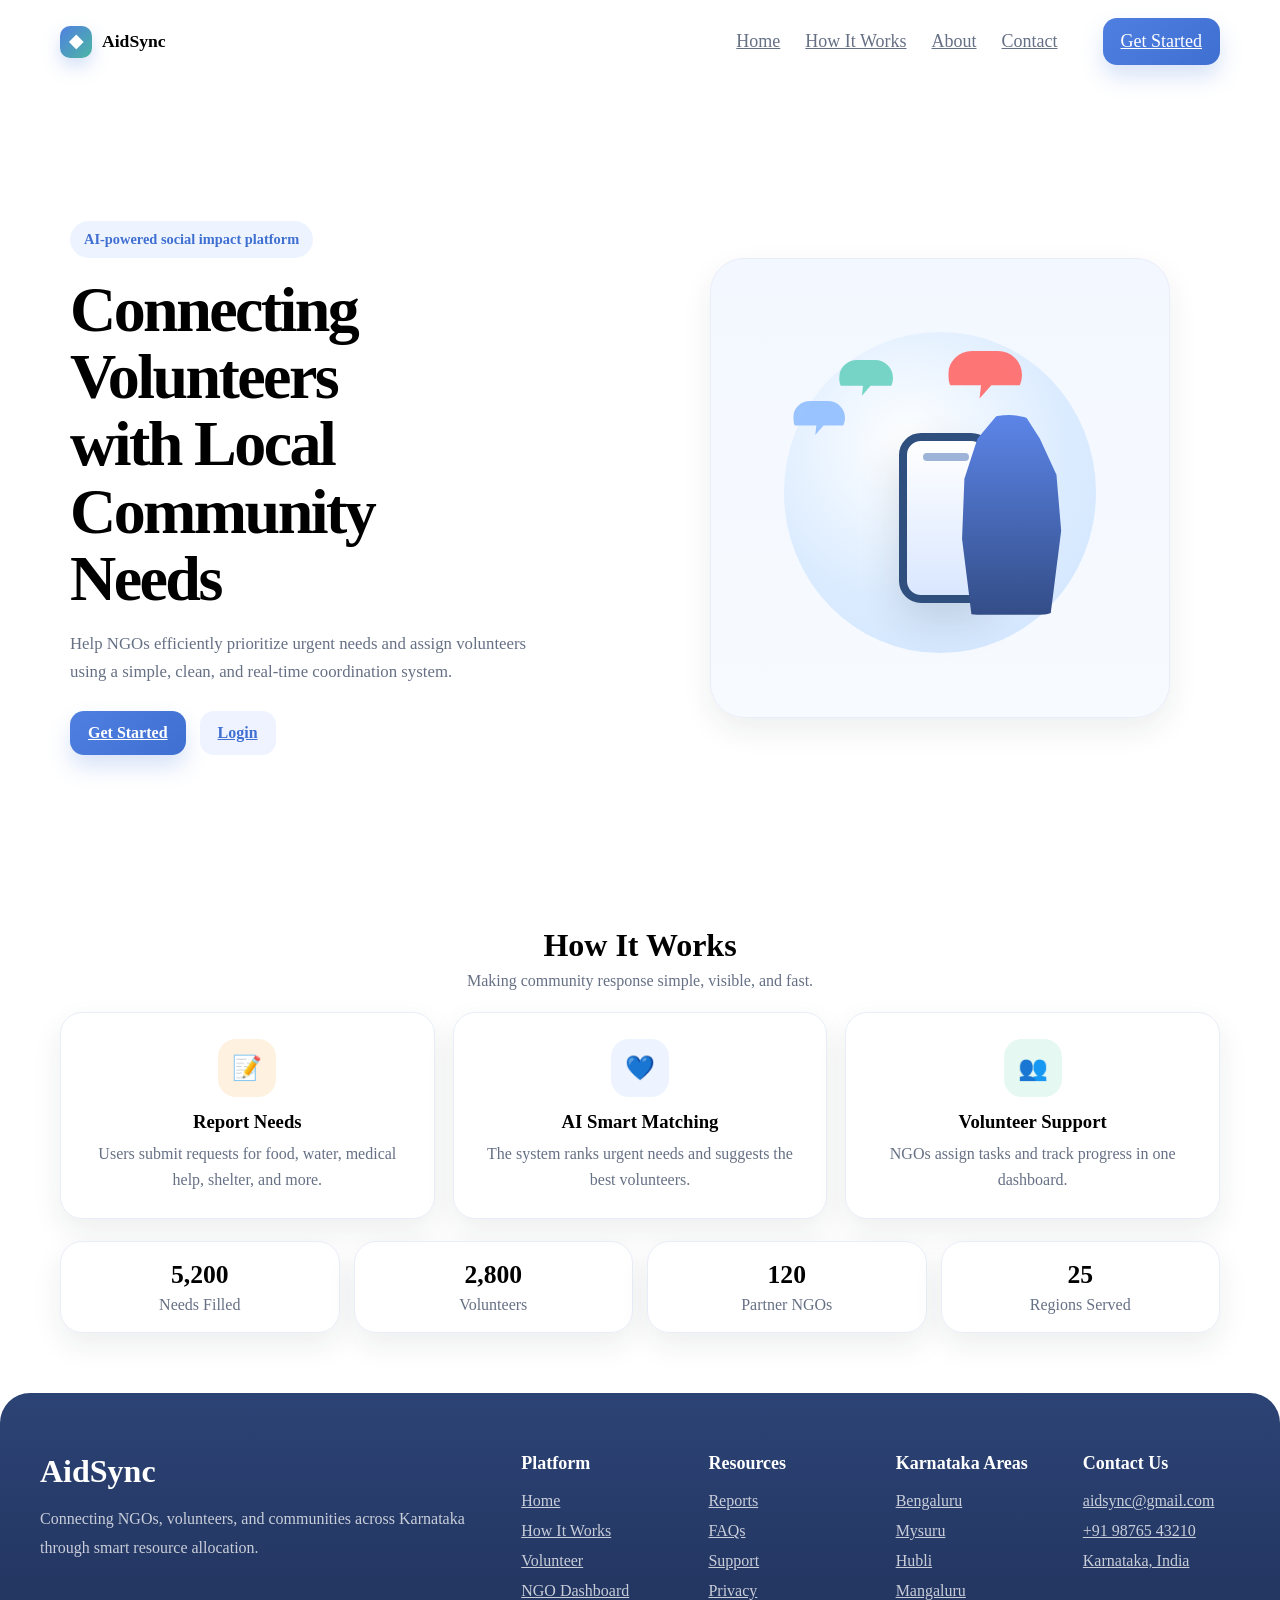
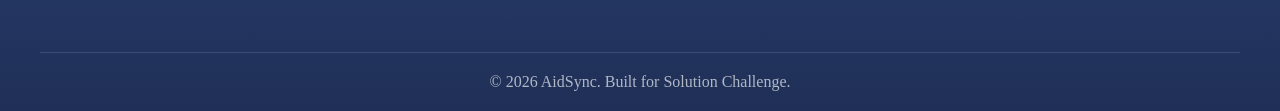
<file: index.html>
<!DOCTYPE html>
<html lang="en">
<head>
  <meta charset="UTF-8" />
  <meta name="viewport" content="width=device-width, initial-scale=1.0" />
  <title>AidSync | Connecting Volunteers with Community Needs</title>
  <link rel="stylesheet" href="style.css" />
</head>
<body>
  <header class="topbar">
    <div class="brand">
      <div class="brand-mark">◆</div>
      <span>AidSync</span>
    </div>

    <nav class="nav">
      <a href="index.html">Home</a>
      <a href="contact.html">How It Works</a>
      <a href="contact.html">About</a>
      <a href="contact.html">Contact</a>
      <a class="btn btn-primary" href="signup.html" style="color: #fff;">Get Started</a>
    </nav>
  </header>

  <main class="page-shell">
    <section class="hero">
      <div class="hero-copy">
        <span class="pill">AI-powered social impact platform</span>
        <h1>Connecting Volunteers with Local Community Needs</h1>
        <p>
          Help NGOs efficiently prioritize urgent needs and assign volunteers
          using a simple, clean, and real-time coordination system.
        </p>

        <div class="hero-actions">
       <a class="btn btn-primary" href="signup.html" style="color:white;">Get Started</a>
          <a class="btn btn-secondary" href="login.html">Login</a>
        </div>
      </div>

      <div class="hero-illustration">
        <div class="illu-card illu-main">
          <div class="illu-bubble bubble-1"></div>
          <div class="illu-bubble bubble-2"></div>
          <div class="illu-bubble bubble-3"></div>
          <div class="illu-phone"></div>
          <div class="illu-person"></div>
        </div>
      </div>
    </section>

    <section class="section">
      <div class="section-heading">
        <h2>How It Works</h2>
        <p>Making community response simple, visible, and fast.</p>
      </div>

      <div class="feature-grid">
        <article class="feature-card">
          <div class="icon icon-orange">📝</div>
          <h3>Report Needs</h3>
          <p>Users submit requests for food, water, medical help, shelter, and more.</p>
        </article>

        <article class="feature-card">
          <div class="icon icon-blue">💙</div>
          <h3>AI Smart Matching</h3>
          <p>The system ranks urgent needs and suggests the best volunteers.</p>
        </article>

        <article class="feature-card">
          <div class="icon icon-green">👥</div>
          <h3>Volunteer Support</h3>
          <p>NGOs assign tasks and track progress in one dashboard.</p>
        </article>
      </div>
    </section>

    <section class="stats">
      <div class="stat-card">
        <strong>5,200</strong>
        <span>Needs Filled</span>
      </div>
      <div class="stat-card">
        <strong>2,800</strong>
        <span>Volunteers</span>
      </div>
      <div class="stat-card">
        <strong>120</strong>
        <span>Partner NGOs</span>
      </div>
      <div class="stat-card">
        <strong>25</strong>
        <span>Regions Served</span>
      </div>
    </section>
  </main>
  <footer class="site-footer">

  <div class="footer-top">

    <div class="footer-brand">
      <h2>AidSync</h2>
      <p>
        Connecting NGOs, volunteers, and communities across Karnataka through
        smart resource allocation.
      </p>
    </div>

    <div class="footer-links">
      <div>
        <h4>Platform</h4>
        <a href="#">Home</a>
        <a href="#">How It Works</a>
        <a href="#">Volunteer</a>
        <a href="#">NGO Dashboard</a>
      </div>

      <div>
        <h4>Resources</h4>
        <a href="#">Reports</a>
        <a href="#">FAQs</a>
        <a href="#">Support</a>
        <a href="#">Privacy</a>
      </div>

      <div>
        <h4>Karnataka Areas</h4>
        <a href="#">Bengaluru</a>
        <a href="#">Mysuru</a>
        <a href="#">Hubli</a>
        <a href="#">Mangaluru</a>
      </div>

      <div>
        <h4>Contact Us</h4>
        <a href="#">aidsync@gmail.com</a>
        <a href="#">+91 98765 43210</a>
        <a href="#">Karnataka, India</a>
      </div>
    </div>

  </div>

  <div class="footer-bottom">
    <p>© 2026 AidSync. Built for Solution Challenge.</p>
  </div>

</footer>

  <script src="script.js"></script>
</body>
</html>
</file>
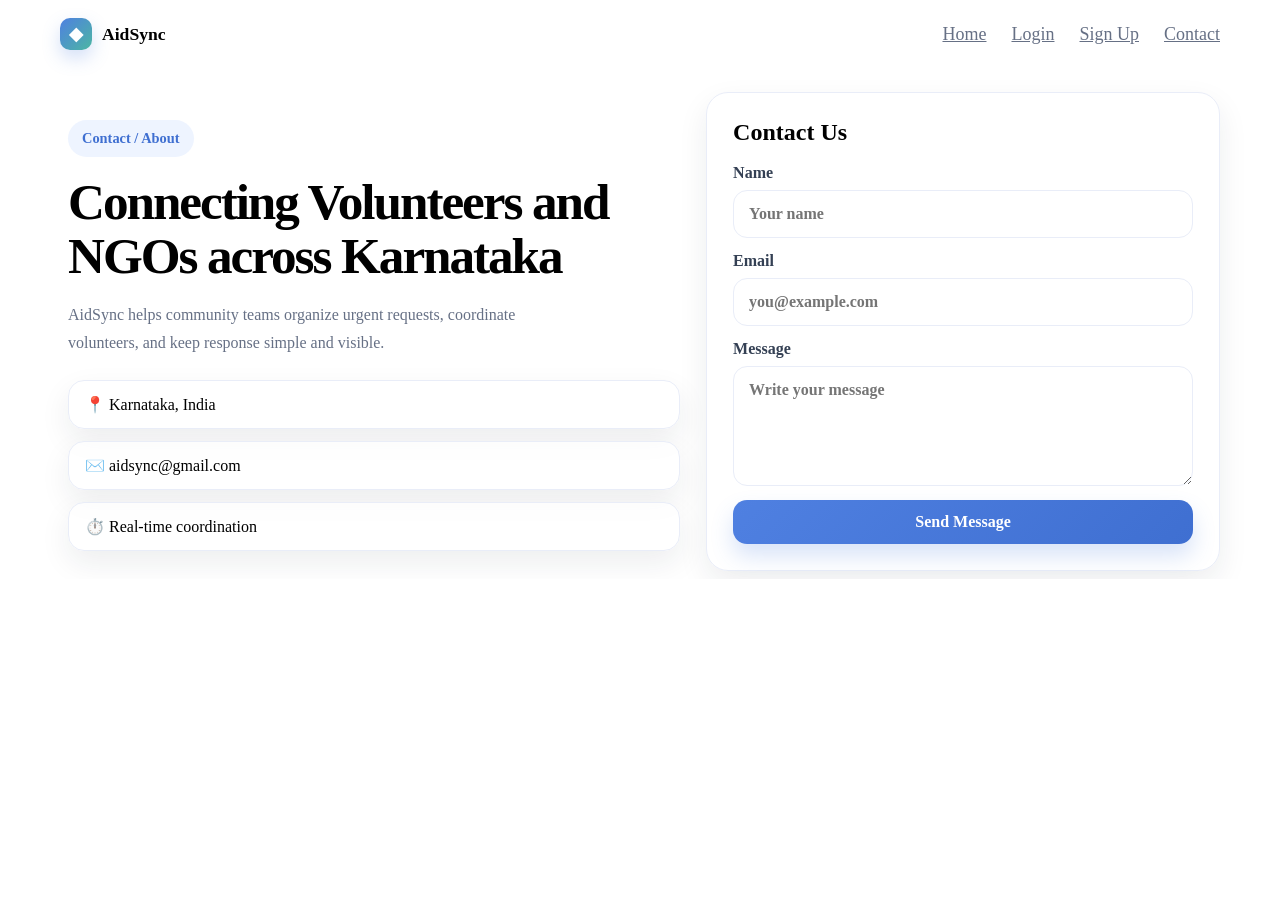
<file: contact.html>
<!DOCTYPE html>
<html lang="en">
<head>
  <meta charset="UTF-8" />
  <meta name="viewport" content="width=device-width, initial-scale=1.0" />
  <title>Contact / About | AidSync</title>
  <link rel="stylesheet" href="style.css" />
</head>
<body>
  <header class="topbar">
    <div class="brand">
      <div class="brand-mark">◆</div>
      <span>AidSync</span>
    </div>
    <nav class="nav">
      <a href="index.html">Home</a>
      <a href="login.html">Login</a>
      <a href="signup.html">Sign Up</a>
      <a href="contact.html">Contact</a>
    </nav>
  </header>

  <main class="page-shell">
    <section class="contact-layout">
      <div class="contact-info">
        <span class="pill">Contact / About</span>
        <h1>Connecting Volunteers and NGOs across Karnataka</h1>
        <p>
          AidSync helps community teams organize urgent requests, coordinate
          volunteers, and keep response simple and visible.
        </p>

        <div class="info-list">
          <div class="info-item">📍 Karnataka, India</div>
          <div class="info-item">✉️ aidsync@gmail.com</div>
          <div class="info-item">⏱️ Real-time coordination</div>
        </div>
      </div>

      <form class="contact-card" id="contactForm">
        <h2>Contact Us</h2>

        <label>
          Name
          <input type="text" placeholder="Your name" required />
        </label>

        <label>
          Email
          <input type="email" placeholder="you@example.com" required />
        </label>

        <label>
          Message
          <textarea rows="5" placeholder="Write your message" required></textarea>
        </label>

        <button class="btn btn-primary btn-full" type="submit">Send Message</button>
      </form>
    </section>
  </main>

  <script src="script.js"></script>
</body>
</html>
</file>
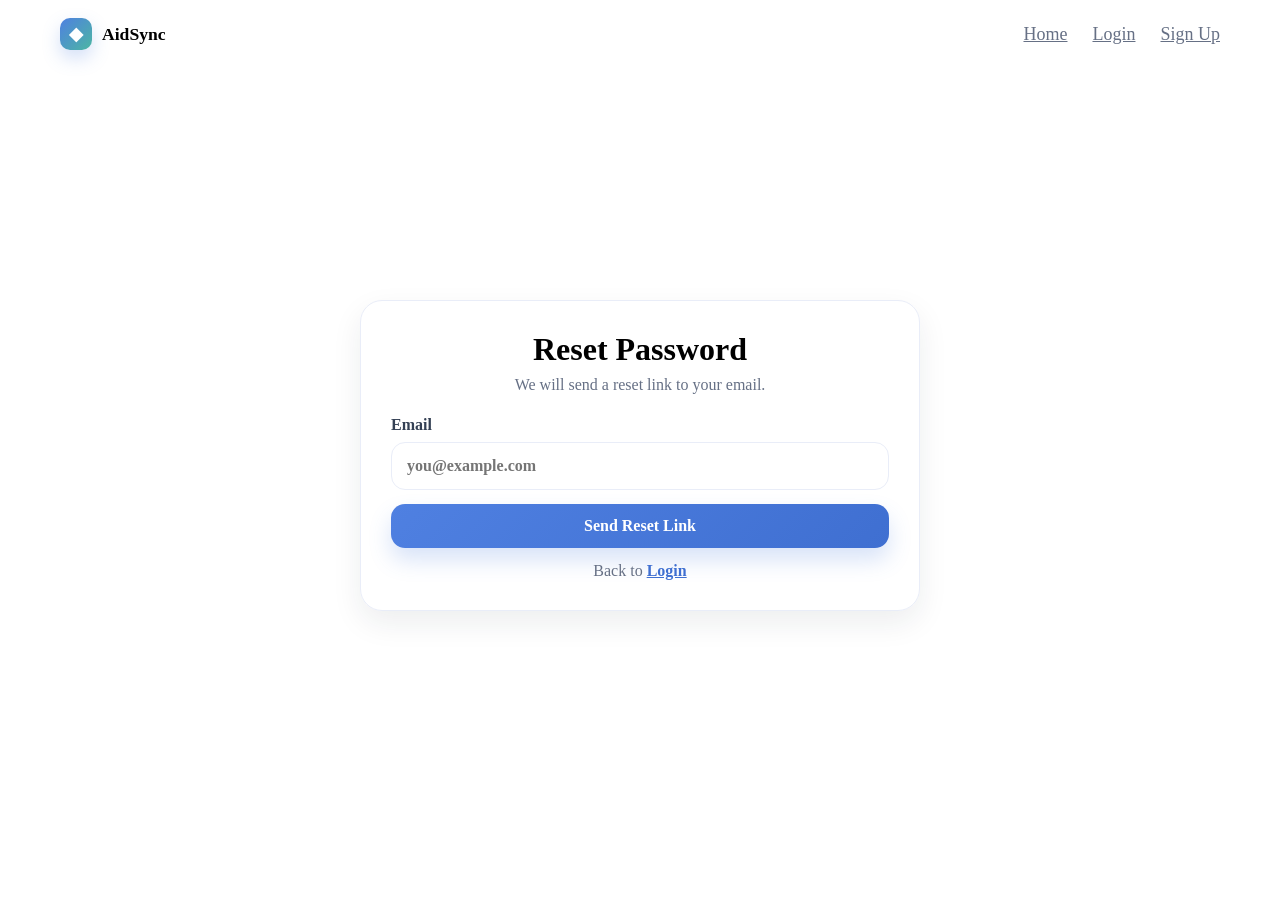
<file: forgot-password.html>
<!DOCTYPE html>
<html lang="en">
<head>
  <meta charset="UTF-8" />
  <meta name="viewport" content="width=device-width, initial-scale=1.0" />
  <title>Forgot Password | AidSync</title>
  <link rel="stylesheet" href="style.css" />
</head>
<body>
  <header class="topbar">
    <div class="brand">
      <div class="brand-mark">◆</div>
      <span>AidSync</span>
    </div>
    <nav class="nav">
      <a href="index.html">Home</a>
      <a href="login.html">Login</a>
      <a href="signup.html">Sign Up</a>
    </nav>
  </header>

  <main class="auth-wrap">
    <section class="auth-card">
      <div class="section-heading center">
        <h2>Reset Password</h2>
        <p>We will send a reset link to your email.</p>
      </div>

      <form class="auth-form" id="resetForm">
        <label>
          Email
          <input type="email" placeholder="you@example.com" required />
        </label>

        <button class="btn btn-primary btn-full" type="submit">Send Reset Link</button>

        <p class="small-text">
          Back to <a href="login.html">Login</a>
        </p>
      </form>
    </section>
  </main>

  <script src="script.js"></script>
</body>
</html>
</file>
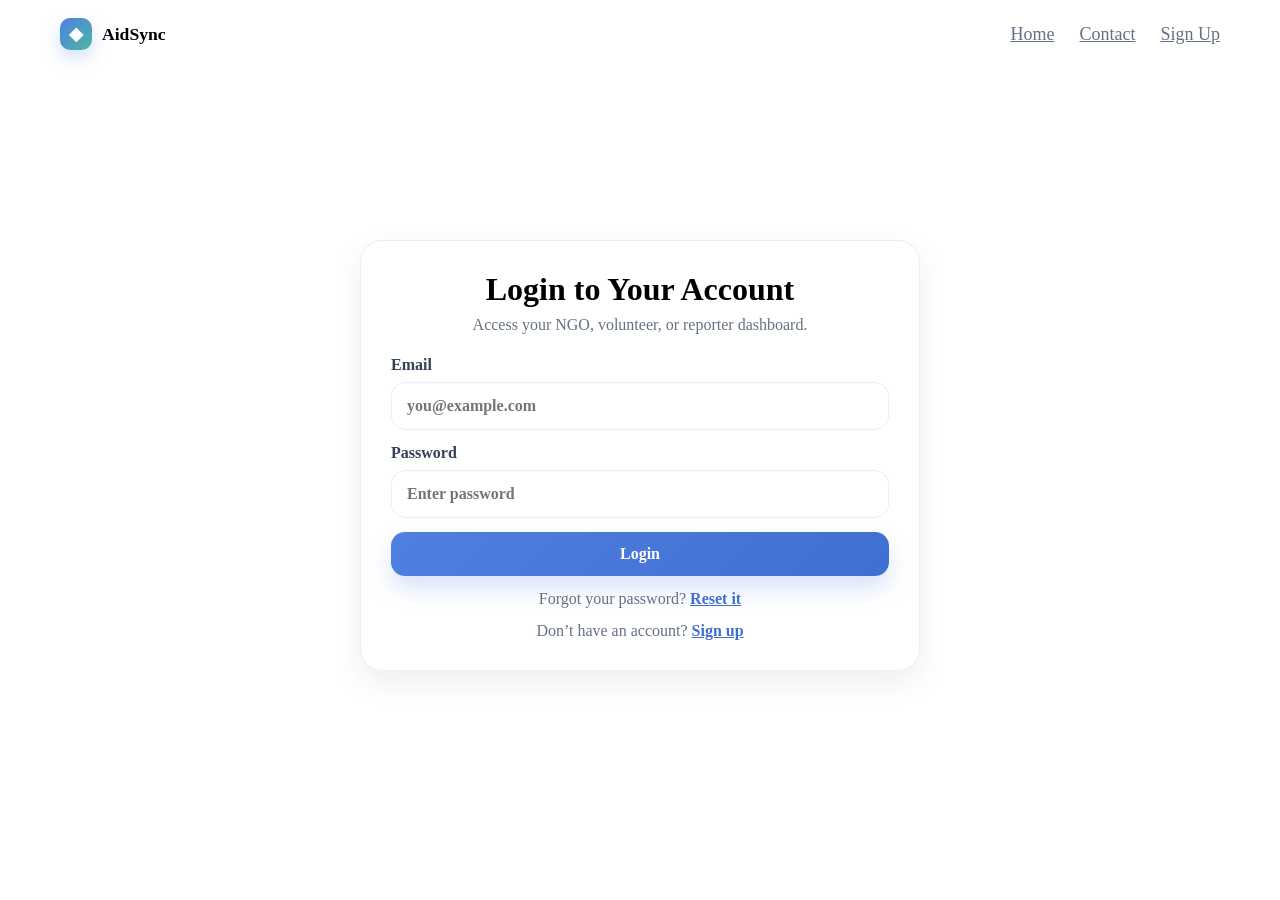
<file: login.html>
<!DOCTYPE html>
<html lang="en">
<head>
  <meta charset="UTF-8" />
  <meta name="viewport" content="width=device-width, initial-scale=1.0" />
  <title>Login | AidSync</title>
  <link rel="stylesheet" href="style.css" />
</head>
<body>
  <header class="topbar">
    <div class="brand">
      <div class="brand-mark">◆</div>
      <span>AidSync</span>
    </div>
    <nav class="nav">
      <a href="index.html">Home</a>
      <a href="contact.html">Contact</a>
      <a href="signup.html">Sign Up</a>
    </nav>
  </header>

  <main class="auth-wrap">
    <section class="auth-card">
      <div class="section-heading center">
        <h2>Login to Your Account</h2>
        <p>Access your NGO, volunteer, or reporter dashboard.</p>
      </div>

      <form class="auth-form" id="loginForm">
        <label>
          Email
          <input type="email" placeholder="you@example.com" required />
        </label>

        <label>
          Password
          <input type="password" placeholder="Enter password" required />
        </label>

        <button class="btn btn-primary btn-full" type="submit">Login</button>

        <p class="small-text">
          Forgot your password? <a href="forgot-password.html">Reset it</a>
        </p>

        <p class="small-text">
          Don’t have an account? <a href="signup.html">Sign up</a>
        </p>
      </form>
    </section>
  </main>

  <script src="script.js"></script>
</body>
</html>
</file>
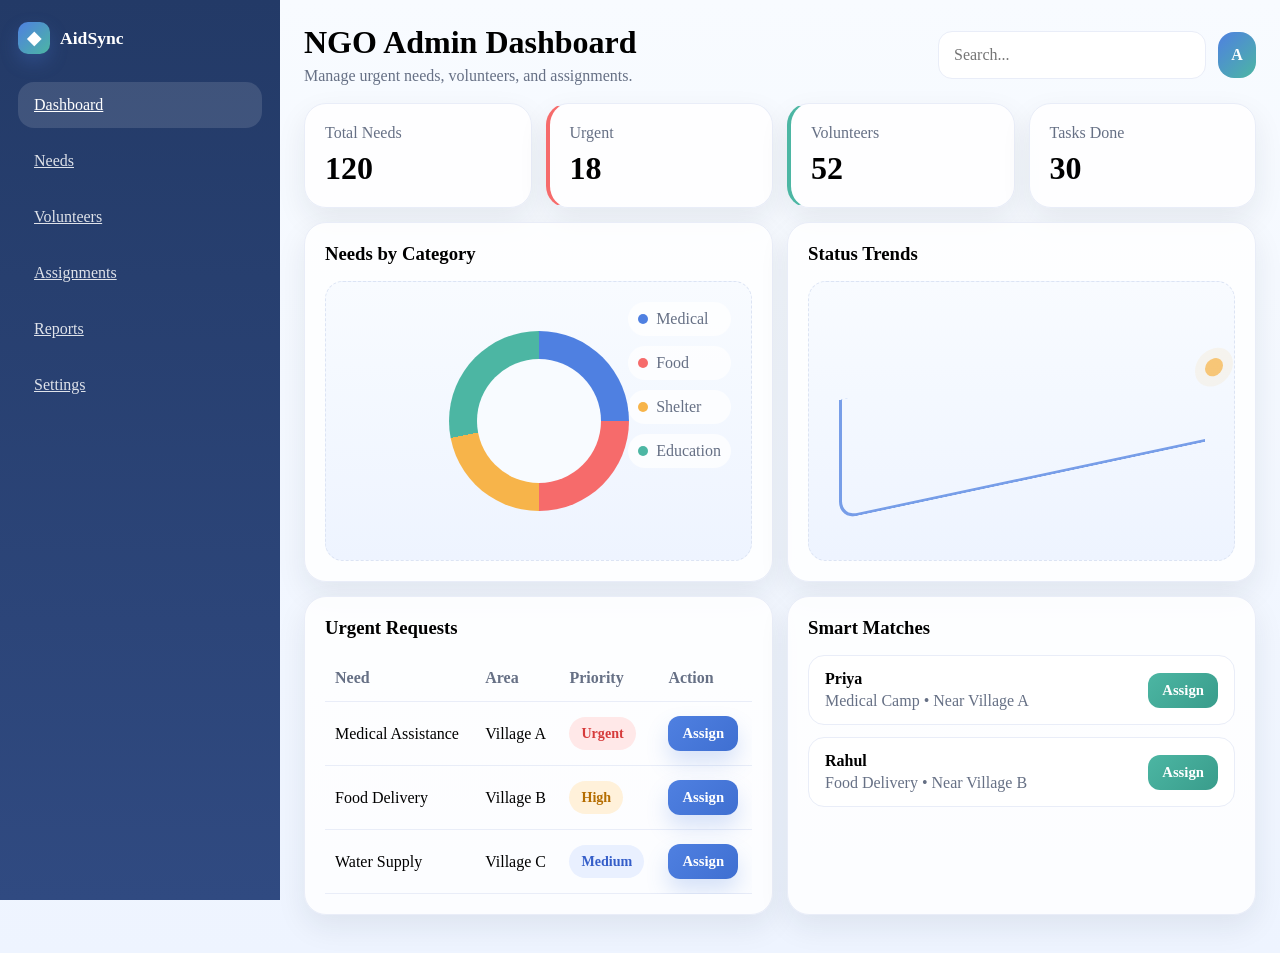
<file: ngo-dashboard.html>
<!DOCTYPE html>
<html lang="en">
<head>
  <meta charset="UTF-8" />
  <meta name="viewport" content="width=device-width, initial-scale=1.0" />
  <title>NGO Dashboard | AidSync</title>
  <link rel="stylesheet" href="style.css" />
</head>
<body class="dashboard-body">
  <aside class="sidebar">
    <div class="brand sidebar-brand">
      <div class="brand-mark">◆</div>
      <span>AidSync</span>
    </div>

    <nav class="side-nav">
      <a class="active" href="ngo-dashboard.html">Dashboard</a>
      <a href="#">Needs</a>
      <a href="#">Volunteers</a>
      <a href="#">Assignments</a>
      <a href="#">Reports</a>
      <a href="#">Settings</a>
    </nav>
  </aside>

  <main class="dashboard-main">
    <header class="dash-topbar">
      <div>
        <h1>NGO Admin Dashboard</h1>
        <p>Manage urgent needs, volunteers, and assignments.</p>
      </div>

      <div class="top-actions">
        <input type="text" placeholder="Search..." class="search-input" />
        <div class="avatar">A</div>
      </div>
    </header>

    <section class="stats-grid">
      <div class="dash-card stat">
        <span>Total Needs</span>
        <strong>120</strong>
      </div>
      <div class="dash-card stat urgent">
        <span>Urgent</span>
        <strong>18</strong>
      </div>
      <div class="dash-card stat green">
        <span>Volunteers</span>
        <strong>52</strong>
      </div>
      <div class="dash-card stat">
        <span>Tasks Done</span>
        <strong>30</strong>
      </div>
    </section>

    <section class="grid-2">
      <div class="dash-card">
        <div class="card-header">
          <h3>Needs by Category</h3>
        </div>
        <div class="chart-placeholder">
          <div class="chart-ring"></div>
          <div class="legend">
            <span><i class="dot blue"></i> Medical</span>
            <span><i class="dot red"></i> Food</span>
            <span><i class="dot yellow"></i> Shelter</span>
            <span><i class="dot green"></i> Education</span>
          </div>
        </div>
      </div>

      <div class="dash-card">
        <div class="card-header">
          <h3>Status Trends</h3>
        </div>
        <div class="trend-placeholder">
          <div class="trend-line"></div>
        </div>
      </div>
    </section>

    <section class="grid-2">
      <div class="dash-card">
        <div class="card-header">
          <h3>Urgent Requests</h3>
        </div>

        <div class="table-wrap">
          <table>
            <thead>
              <tr>
                <th>Need</th>
                <th>Area</th>
                <th>Priority</th>
                <th>Action</th>
              </tr>
            </thead>
            <tbody>
              <tr>
                <td>Medical Assistance</td>
                <td>Village A</td>
                <td><span class="tag urgent">Urgent</span></td>
                <td><button class="btn btn-small btn-primary">Assign</button></td>
              </tr>
              <tr>
                <td>Food Delivery</td>
                <td>Village B</td>
                <td><span class="tag high">High</span></td>
                <td><button class="btn btn-small btn-primary">Assign</button></td>
              </tr>
              <tr>
                <td>Water Supply</td>
                <td>Village C</td>
                <td><span class="tag medium">Medium</span></td>
                <td><button class="btn btn-small btn-primary">Assign</button></td>
              </tr>
            </tbody>
          </table>
        </div>
      </div>

      <div class="dash-card">
        <div class="card-header">
          <h3>Smart Matches</h3>
        </div>

        <div class="match-list">
          <div class="match-item">
            <div>
              <strong>Priya</strong>
              <p>Medical Camp • Near Village A</p>
            </div>
            <button class="btn btn-small btn-success">Assign</button>
          </div>

          <div class="match-item">
            <div>
              <strong>Rahul</strong>
              <p>Food Delivery • Near Village B</p>
            </div>
            <button class="btn btn-small btn-success">Assign</button>
          </div>
        </div>
      </div>
    </section>
  </main>

  <script src="script.js"></script>
</body>
</html>
</file>
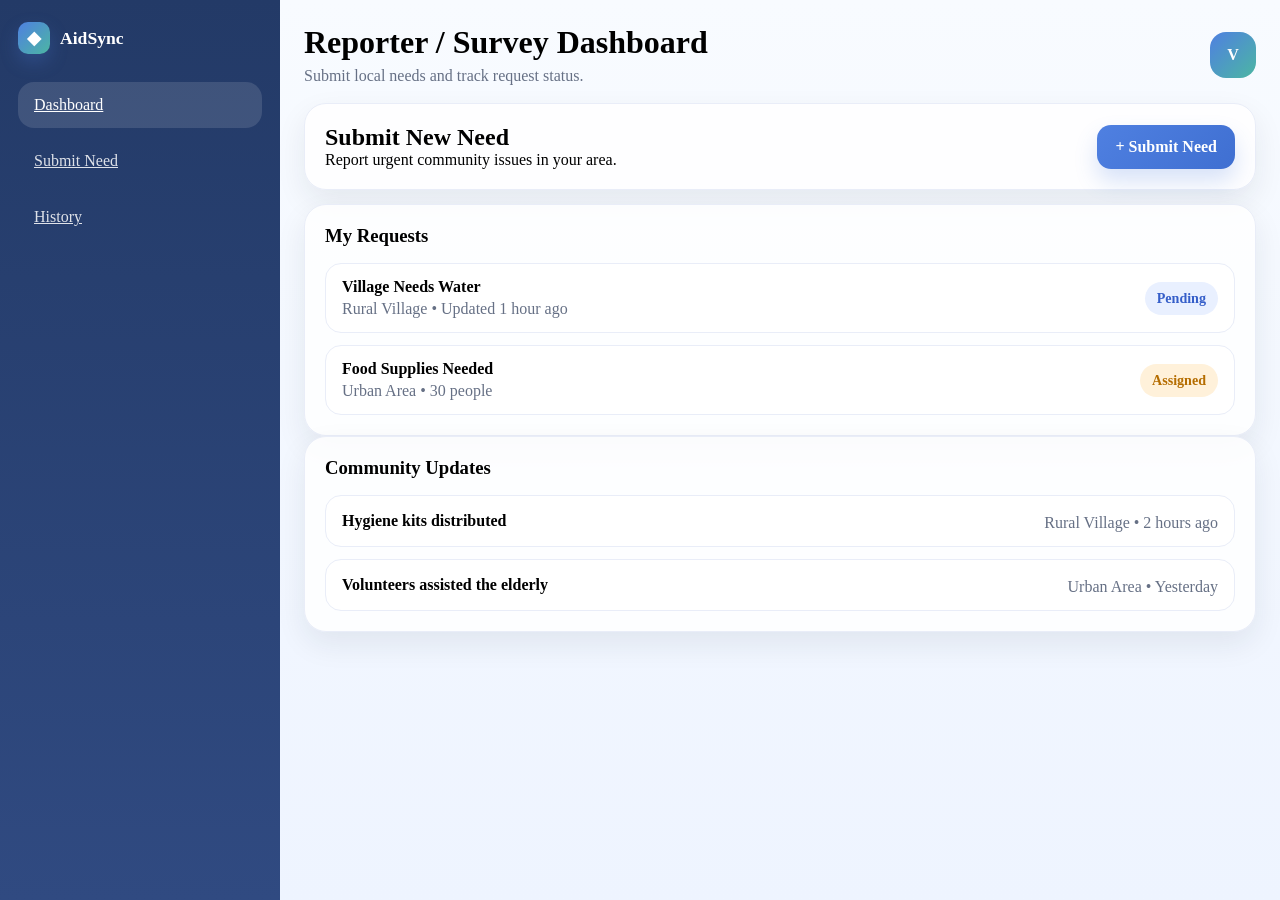
<file: reporter-dashboard.html>
<!DOCTYPE html>
<html lang="en">
<head>
  <meta charset="UTF-8" />
  <meta name="viewport" content="width=device-width, initial-scale=1.0" />
  <title>Reporter Dashboard | AidSync</title>
  <link rel="stylesheet" href="style.css" />
</head>
<body class="dashboard-body">
  <aside class="sidebar">
    <div class="brand sidebar-brand">
      <div class="brand-mark">◆</div>
      <span>AidSync</span>
    </div>

    <nav class="side-nav">
      <a class="active" href="reporter-dashboard.html">Dashboard</a>
      <a href="#">Submit Need</a>
      <a href="#">History</a>
    </nav>
  </aside>

  <main class="dashboard-main">
    <header class="dash-topbar">
      <div>
        <h1>Reporter / Survey Dashboard</h1>
        <p>Submit local needs and track request status.</p>
      </div>

      <div class="top-actions">
        <div class="avatar">V</div>
      </div>
    </header>

    <section class="dash-card submit-box">
      <div>
        <h2>Submit New Need</h2>
        <p>Report urgent community issues in your area.</p>
      </div>
      <button class="btn btn-primary">+ Submit Need</button>
    </section>

    <section class="dash-card">
      <div class="card-header">
        <h3>My Requests</h3>
      </div>

      <div class="task-list">
        <div class="task-item">
          <div>
            <strong>Village Needs Water</strong>
            <p>Rural Village • Updated 1 hour ago</p>
          </div>
          <span class="tag medium">Pending</span>
        </div>

        <div class="task-item">
          <div>
            <strong>Food Supplies Needed</strong>
            <p>Urban Area • 30 people</p>
          </div>
          <span class="tag high">Assigned</span>
        </div>
      </div>
    </section>

    <section class="dash-card">
      <div class="card-header">
        <h3>Community Updates</h3>
      </div>

      <div class="updates-list">
        <div class="update-item">
          <strong>Hygiene kits distributed</strong>
          <p>Rural Village • 2 hours ago</p>
        </div>
        <div class="update-item">
          <strong>Volunteers assisted the elderly</strong>
          <p>Urban Area • Yesterday</p>
        </div>
      </div>
    </section>
  </main>

  <script src="script.js"></script>
</body>
</html>
</file>
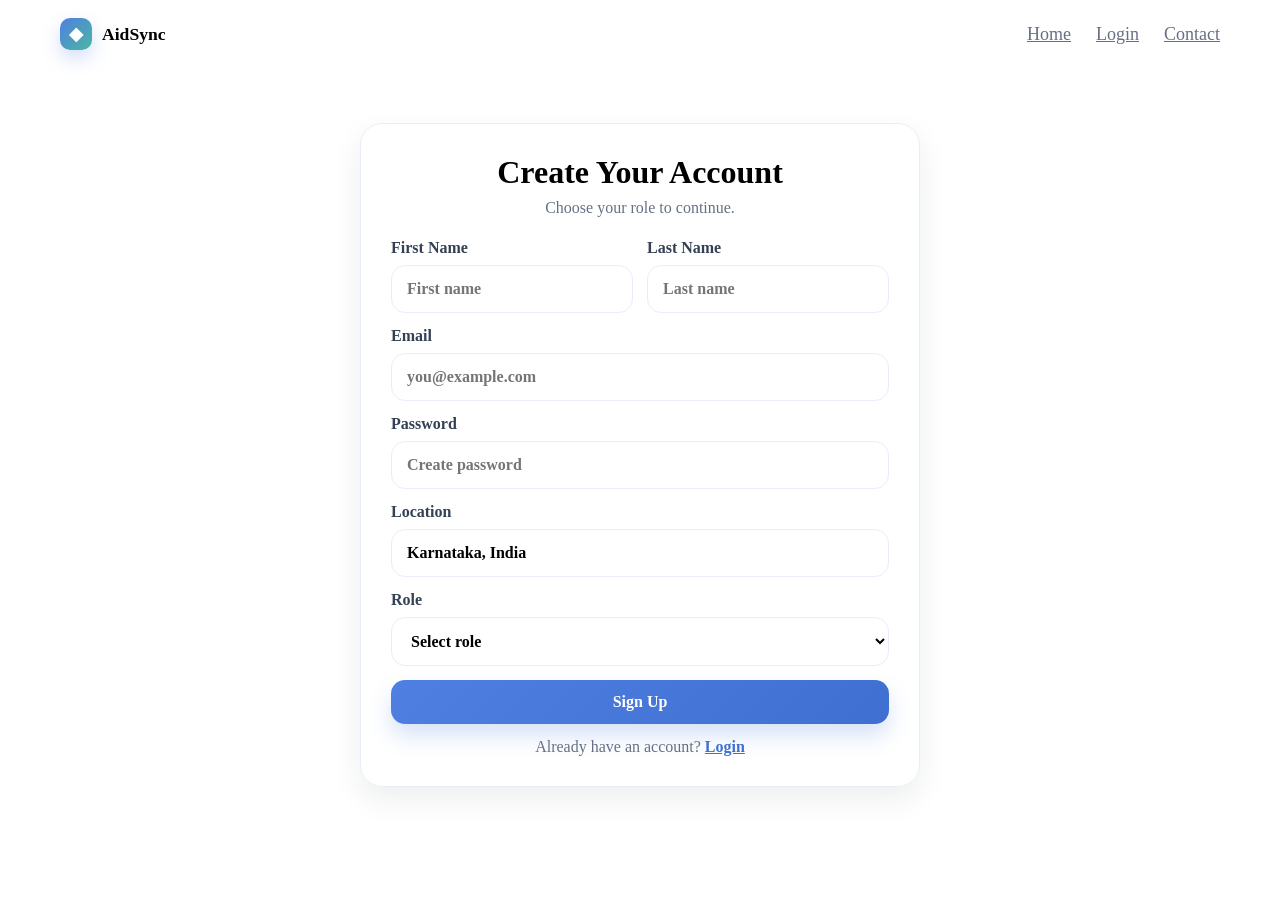
<file: signup.html>
<!DOCTYPE html>
<html lang="en">
<head>
  <meta charset="UTF-8" />
  <meta name="viewport" content="width=device-width, initial-scale=1.0" />
  <title>Sign Up | AidSync</title>
  <link rel="stylesheet" href="style.css" />
</head>
<body>
  <header class="topbar">
    <div class="brand">
      <div class="brand-mark">◆</div>
      <span>AidSync</span>
    </div>
    <nav class="nav">
      <a href="index.html">Home</a>
      <a href="login.html">Login</a>
      <a href="contact.html">Contact</a>
    </nav>
  </header>

  <main class="auth-wrap">
    <section class="auth-card">
      <div class="section-heading center">
        <h2>Create Your Account</h2>
        <p>Choose your role to continue.</p>
      </div>

      <form class="auth-form" id="signupForm">
        <div class="two-col">
          <label>
            First Name
            <input type="text" placeholder="First name" required />
          </label>

          <label>
            Last Name
            <input type="text" placeholder="Last name" required />
          </label>
        </div>

        <label>
          Email
          <input type="email" placeholder="you@example.com" required />
        </label>

        <label>
          Password
          <input type="password" placeholder="Create password" required />
        </label>

        <label>
          Location
          <input type="text" placeholder="Karnataka, India" value="Karnataka, India" />
        </label>

        <label>
          Role
          <select required>
            <option value="">Select role</option>
            <option value="ngo">NGO Admin</option>
            <option value="volunteer">Volunteer</option>
            <option value="reporter">Reporter / Survey User</option>
          </select>
        </label>

        <button class="btn btn-primary btn-full" type="submit">Sign Up</button>

        <p class="small-text">
          Already have an account? <a href="login.html">Login</a>
        </p>
      </form>
    </section>
  </main>

  <script src="script.js"></script>
</body>
</html>
</file>
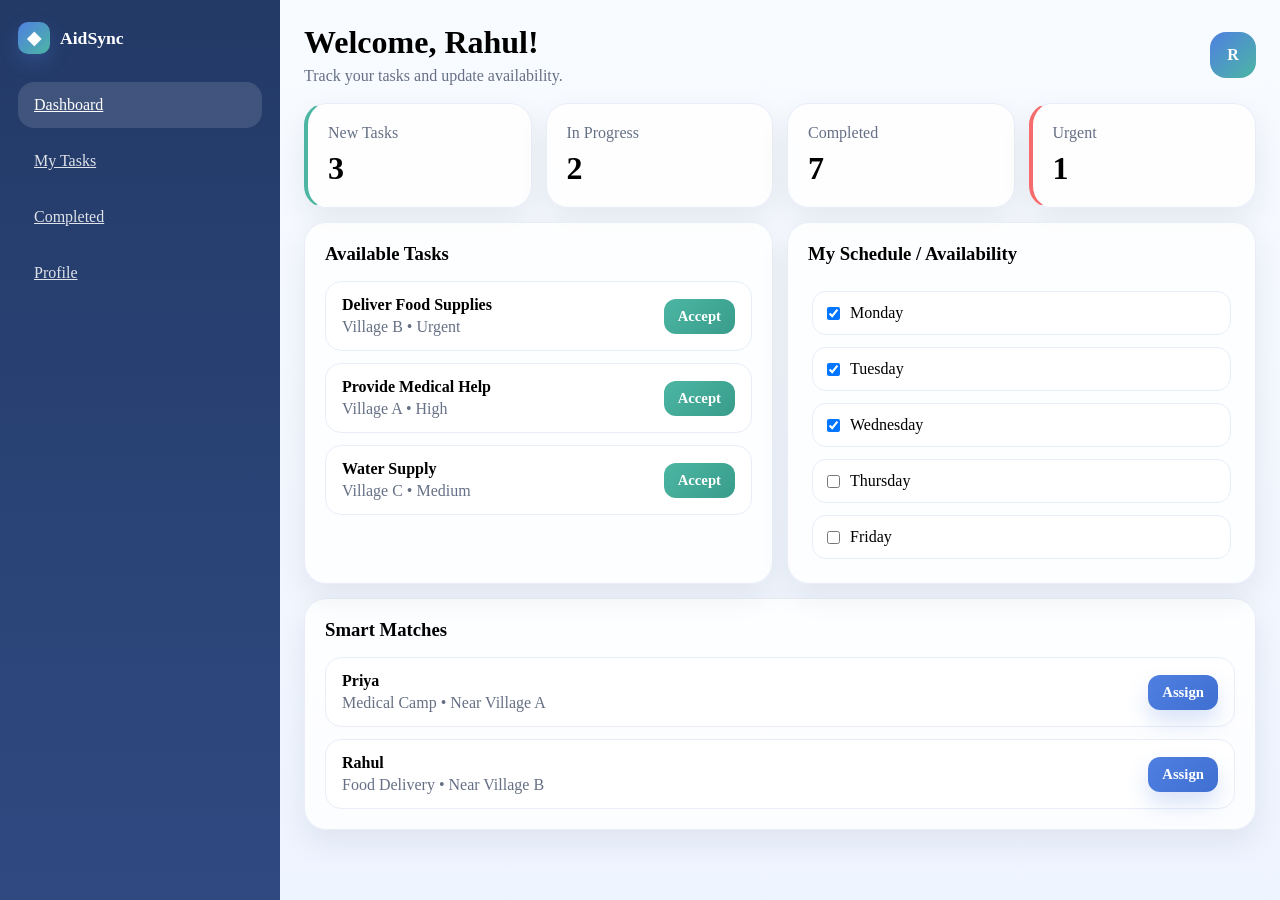
<file: volunteer-dashboard.html>
<!DOCTYPE html>
<html lang="en">
<head>
  <meta charset="UTF-8" />
  <meta name="viewport" content="width=device-width, initial-scale=1.0" />
  <title>Volunteer Dashboard | AidSync</title>
  <link rel="stylesheet" href="style.css" />
</head>
<body class="dashboard-body">
  <aside class="sidebar">
    <div class="brand sidebar-brand">
      <div class="brand-mark">◆</div>
      <span>AidSync</span>
    </div>

    <nav class="side-nav">
      <a class="active" href="volunteer-dashboard.html">Dashboard</a>
      <a href="#">My Tasks</a>
      <a href="#">Completed</a>
      <a href="#">Profile</a>
    </nav>
  </aside>

  <main class="dashboard-main">
    <header class="dash-topbar">
      <div>
        <h1>Welcome, Rahul!</h1>
        <p>Track your tasks and update availability.</p>
      </div>

      <div class="top-actions">
        <div class="avatar">R</div>
      </div>
    </header>

    <section class="stats-grid">
      <div class="dash-card stat green">
        <span>New Tasks</span>
        <strong>3</strong>
      </div>
      <div class="dash-card stat">
        <span>In Progress</span>
        <strong>2</strong>
      </div>
      <div class="dash-card stat">
        <span>Completed</span>
        <strong>7</strong>
      </div>
      <div class="dash-card stat urgent">
        <span>Urgent</span>
        <strong>1</strong>
      </div>
    </section>

    <section class="grid-2">
      <div class="dash-card">
        <div class="card-header">
          <h3>Available Tasks</h3>
        </div>

        <div class="task-list">
          <div class="task-item">
            <div>
              <strong>Deliver Food Supplies</strong>
              <p>Village B • Urgent</p>
            </div>
            <button class="btn btn-small btn-success">Accept</button>
          </div>

          <div class="task-item">
            <div>
              <strong>Provide Medical Help</strong>
              <p>Village A • High</p>
            </div>
            <button class="btn btn-small btn-success">Accept</button>
          </div>

          <div class="task-item">
            <div>
              <strong>Water Supply</strong>
              <p>Village C • Medium</p>
            </div>
            <button class="btn btn-small btn-success">Accept</button>
          </div>
        </div>
      </div>

      <div class="dash-card">
        <div class="card-header">
          <h3>My Schedule / Availability</h3>
        </div>

        <div class="schedule-box">
          <label><input type="checkbox" checked /> Monday</label>
          <label><input type="checkbox" checked /> Tuesday</label>
          <label><input type="checkbox" checked /> Wednesday</label>
          <label><input type="checkbox" /> Thursday</label>
          <label><input type="checkbox" /> Friday</label>
        </div>
      </div>
    </section>

    <section class="dash-card">
      <div class="card-header">
        <h3>Smart Matches</h3>
      </div>

      <div class="match-list">
        <div class="match-item">
          <div>
            <strong>Priya</strong>
            <p>Medical Camp • Near Village A</p>
          </div>
          <button class="btn btn-small btn-primary">Assign</button>
        </div>

        <div class="match-item">
          <div>
            <strong>Rahul</strong>
            <p>Food Delivery • Near Village B</p>
          </div>
          <button class="btn btn-small btn-primary">Assign</button>
        </div>
      </div>
    </section>
  </main>

  <script src="script.js"></script>
</body>
</html>
</file>
<file: style.css>
:root {
  --bg: #f6f8ff;
  --card: #ffffff;
  --text: #1f2937;
  --muted: #667085;
  --blue: #4f80e1;
  --blue-dark: #3f6fd1;
  --green: #4cb6a3;
  --green-dark: #399c8b;
  --orange: #f7b44a;
  --red: #f66b6b;
  --border: #e9edf8;
  --shadow: 0 12px 30px rgba(31, 41, 55, 0.08);
  --radius: 22px;
}

*{
  margin:0;
  padding:0;
  box-sizing:border-box;
}

html,body{
  width:100%;
  overflow-x:hidden;
  scroll-behavior:smooth;
}

.btn-primary{
  background: linear-gradient(135deg, var(--blue), var(--blue-dark));
  color: white;
}



button, input, select, textarea {
  font: inherit;
}

.topbar{
  width:100%;
  max-width: 100%;
  padding:18px 60px;
  display:flex;
  justify-content:space-between;
  align-items:center;
  background:white;
  position:sticky;
  top:0;
  z-index:1000;
}

.page-shell{
  width:100%;
  padding:0 60px;
}

.brand {
  display: flex;
  align-items: center;
  gap: 10px;
  font-weight: 700;
  font-size: 1.1rem;
}

.brand-mark {
  width: 32px;
  height: 32px;
  border-radius: 10px;
  display: grid;
  place-items: center;
  color: white;
  background: linear-gradient(135deg, var(--blue), var(--green));
  box-shadow: 0 8px 18px rgba(79, 128, 225, 0.25);
}

.nav{
  display:flex;
  gap:25px;
  align-items:center;
  margin-left:auto;
  font-size: large;
}

.nav a {
  color: var(--muted);
  font-weight: 500;
}



.hero{
  display:grid;
  grid-template-columns:1fr 1fr;
  gap:40px;
  align-items:center;
  min-height:90vh;
}

.hero-copy {
  padding: 20px 10px;
}

.pill {
  display: inline-block;
  padding: 10px 14px;
  border-radius: 999px;
  background: #eef4ff;
  color: var(--blue-dark);
  font-weight: 600;
  font-size: 0.9rem;
}

.hero-copy h1 {
  font-size: clamp(2.5rem, 5vw, 4.5rem);
  line-height: 1.05;
  margin: 18px 0;
  letter-spacing: -0.04em;
  max-width: 11ch;
}

.hero-copy p {
  color: var(--muted);
  font-size: 1.05rem;
  line-height: 1.7;
  max-width: 58ch;
}

.hero-actions {
  display: flex;
  gap: 14px;
  margin-top: 24px;
  flex-wrap: wrap;
}

.btn {
  display: inline-flex;
  align-items: center;
  justify-content: center;
  border: 0;
  border-radius: 14px;
  padding: 13px 18px;
  cursor: pointer;
  font-weight: 700;
  transition: 0.2s ease;
}

.btn:hover {
  transform: translateY(-1px);
}

.btn-primary {
  background: linear-gradient(135deg, var(--blue), var(--blue-dark));
  color: #fff;
  box-shadow: 0 12px 22px rgba(79, 128, 225, 0.22);
}

.btn-secondary {
  background: #eef3ff;
  color: var(--blue-dark);
}

.btn-success {
  background: linear-gradient(135deg, var(--green), var(--green-dark));
  color: #fff;
}

.btn-small {
  padding: 9px 14px;
  border-radius: 12px;
  font-size: 0.92rem;
}

.btn-full {
  width: 100%;
}

.hero-illustration {
  display: flex;
  justify-content: center;
}

.illu-card {
  width: min(460px, 100%);
  aspect-ratio: 1 / 1;
  border-radius: 34px;
  background: linear-gradient(180deg, #f3f7ff 0%, #f7fbff 100%);
  box-shadow: var(--shadow);
  border: 1px solid var(--border);
  position: relative;
  overflow: hidden;
}

.illu-main::before {
  content: "";
  position: absolute;
  inset: 16% 16% 14% 16%;
  border-radius: 50%;
  background: radial-gradient(circle at 40% 35%, #ffffff 0%, #dcecff 55%, #cfe4ff 100%);
}

.illu-bubble {
  position: absolute;
  border-radius: 999px;
  opacity: 0.95;
}

.bubble-1 {
  width: 74px;
  height: 48px;
  right: 32%;
  top: 20%;
  background: #ff6f6f;
  clip-path: polygon(0 0, 100% 0, 100% 72%, 58% 72%, 42% 100%, 44% 72%, 0 72%);
}

.bubble-2 {
  width: 54px;
  height: 36px;
  left: 28%;
  top: 22%;
  background: #6fd3c3;
  clip-path: polygon(0 0, 100% 0, 100% 72%, 58% 72%, 42% 100%, 44% 72%, 0 72%);
}

.bubble-3 {
  width: 52px;
  height: 34px;
  left: 18%;
  top: 31%;
  background: #95c1ff;
  clip-path: polygon(0 0, 100% 0, 100% 72%, 58% 72%, 42% 100%, 44% 72%, 0 72%);
}

.illu-phone {
  position: absolute;
  width: 94px;
  height: 170px;
  border-radius: 22px;
  left: 41%;
  top: 38%;
  background: linear-gradient(180deg, #ffffff, #d9e7ff);
  border: 8px solid #2f4f7f;
  box-shadow: 0 18px 40px rgba(31, 41, 55, 0.14);
}

.illu-phone::before {
  content: "";
  position: absolute;
  width: 46px;
  height: 8px;
  border-radius: 999px;
  background: #9eb3d8;
  top: 12px;
  left: 50%;
  transform: translateX(-50%);
}

.illu-person {
  position: absolute;
  width: 118px;
  height: 200px;
  right: 22%;
  top: 34%;
  border-radius: 60px 60px 28px 28px;
  background: linear-gradient(180deg, #5c85e8, #334d87);
  clip-path: polygon(40% 0, 63% 0, 76% 12%, 90% 30%, 94% 58%, 85% 100%, 18% 100%, 10% 62%, 12% 32%, 23% 12%);
}

.section {
  margin-top: 34px;
}

.section-heading {
  text-align: center;
  margin-bottom: 22px;
}

.section-heading h2 {
  font-size: 2rem;
  margin: 0 0 8px;
}

.section-heading p {
  margin: 0;
  color: var(--muted);
}

.feature-grid {
  display: grid;
  grid-template-columns: repeat(3, 1fr);
  gap: 18px;
}

.feature-card, .stat-card, .auth-card, .contact-card, .dash-card {
  background: rgba(255,255,255,0.85);
  border: 1px solid var(--border);
  border-radius: var(--radius);
  box-shadow: var(--shadow);
}

.feature-card {
  padding: 26px;
  text-align: center;
}

.icon {
  width: 58px;
  height: 58px;
  border-radius: 18px;
  display: grid;
  place-items: center;
  margin: 0 auto 14px;
  font-size: 1.5rem;
}

.icon-orange { background: #fff1df; }
.icon-blue { background: #edf3ff; }
.icon-green { background: #e5f8f2; }

.feature-card h3 {
  margin: 0 0 8px;
}

.feature-card p {
  margin: 0;
  color: var(--muted);
  line-height: 1.6;
}

.stats {
  margin-top: 22px;
  display: grid;
  grid-template-columns: repeat(4, 1fr);
  gap: 14px;
}

.stat-card {
  padding: 18px 20px;
  text-align: center;
}

.stat-card strong {
  display: block;
  font-size: 1.6rem;
  margin-bottom: 6px;
}

.stat-card span {
  color: var(--muted);
}

.auth-wrap {
  min-height: calc(100vh - 110px);
  display: grid;
  place-items: center;
  padding: 28px 24px 44px;
}

.auth-card {
  width: min(560px, 100%);
  padding: 30px;
}

.auth-form {
  display: grid;
  gap: 14px;
  margin-top: 16px;
}

.auth-form label,
.contact-card label {
  display: grid;
  gap: 8px;
  font-weight: 600;
  color: #344054;
}

.auth-form input,
.auth-form select,
.contact-card input,
.contact-card textarea,
.search-input {
  width: 100%;
  padding: 14px 15px;
  border-radius: 14px;
  border: 1px solid var(--border);
  background: #fff;
  outline: none;
}

.auth-form input:focus,
.auth-form select:focus,
.contact-card input:focus,
.contact-card textarea:focus,
.search-input:focus {
  border-color: #b8caf5;
  box-shadow: 0 0 0 4px rgba(79, 128, 225, 0.10);
}

.small-text {
  margin: 0;
  color: var(--muted);
  text-align: center;
}

.small-text a {
  color: var(--blue-dark);
  font-weight: 700;
}

.two-col {
  display: grid;
  grid-template-columns: 1fr 1fr;
  gap: 14px;
}

.contact-layout {
  display: grid;
  grid-template-columns: 1.1fr 0.9fr;
  gap: 18px;
  align-items: start;
  margin-top: 24px;
}

.contact-info {
  padding: 28px 8px;
}

.contact-info h1 {
  font-size: clamp(2rem, 4vw, 3.7rem);
  margin: 18px 0;
  line-height: 1.05;
  letter-spacing: -0.04em;
}

.contact-info p {
  color: var(--muted);
  line-height: 1.8;
  max-width: 60ch;
}

.info-list {
  margin-top: 22px;
  display: grid;
  gap: 12px;
}

.info-item {
  background: rgba(255,255,255,0.75);
  border: 1px solid var(--border);
  border-radius: 16px;
  padding: 14px 16px;
  box-shadow: var(--shadow);
}

.contact-card {
  padding: 26px;
  display: grid;
  gap: 14px;
}

.contact-card h2 {
  margin: 0 0 4px;
}

textarea {
  resize: vertical;
}

.dashboard-body {
  display: grid;
  grid-template-columns: 280px 1fr;
  min-height: 100vh;
  background: linear-gradient(180deg, #f8fbff 0%, #eef4ff 100%);
}

.sidebar {
  background: linear-gradient(180deg, #233a67 0%, #304a81 100%);
  color: #fff;
  padding: 22px 18px;
  position: sticky;
  top: 0;
  height: 100vh;
}

.sidebar-brand {
  color: #fff;
  margin-bottom: 28px;
}

.side-nav {
  display: grid;
  gap: 10px;
}

.side-nav a {
  color: rgba(255,255,255,0.85);
  padding: 14px 16px;
  border-radius: 16px;
  transition: 0.2s ease;
}

.side-nav a:hover,
.side-nav a.active {
  background: rgba(255,255,255,0.12);
  color: #fff;
}

.dashboard-main {
  padding: 24px;
}

.dash-topbar {
  display: flex;
  justify-content: space-between;
  gap: 18px;
  align-items: center;
  margin-bottom: 18px;
}

.dash-topbar h1 {
  margin: 0 0 6px;
  font-size: 2rem;
}

.dash-topbar p {
  margin: 0;
  color: var(--muted);
}

.top-actions {
  display: flex;
  gap: 12px;
  align-items: center;
}

.search-input {
  min-width: 260px;
  box-shadow: none;
}

.avatar {
  width: 46px;
  height: 46px;
  border-radius: 16px;
  display: grid;
  place-items: center;
  font-weight: 800;
  color: #fff;
  background: linear-gradient(135deg, var(--blue), var(--green));
}

.stats-grid {
  display: grid;
  grid-template-columns: repeat(4, 1fr);
  gap: 14px;
  margin-bottom: 14px;
}

.stat {
  padding: 20px;
}

.stat span {
  display: block;
  color: var(--muted);
  margin-bottom: 8px;
}

.stat strong {
  font-size: 2rem;
}

.stat.urgent {
  border-left: 4px solid var(--red);
}

.stat.green {
  border-left: 4px solid var(--green);
}

.grid-2 {
  display: grid;
  grid-template-columns: 1fr 1fr;
  gap: 14px;
  margin-bottom: 14px;
}

.dash-card {
  padding: 20px;
}

.card-header {
  display: flex;
  align-items: center;
  justify-content: space-between;
  margin-bottom: 16px;
}

.card-header h3 {
  margin: 0;
}

.chart-placeholder,
.trend-placeholder {
  min-height: 280px;
  border-radius: 18px;
  background: linear-gradient(180deg, #f8fbff, #eef4ff);
  border: 1px dashed #dce4f4;
  position: relative;
  display: grid;
  place-items: center;
  overflow: hidden;
}

.chart-ring {
  width: 180px;
  height: 180px;
  border-radius: 50%;
  background: conic-gradient(
    #4f80e1 0 25%,
    #f66b6b 25% 50%,
    #f7b44a 50% 72%,
    #4cb6a3 72% 100%
  );
  position: relative;
}

.chart-ring::after {
  content: "";
  position: absolute;
  inset: 28px;
  border-radius: 50%;
  background: #f8fbff;
}

.legend {
  position: absolute;
  right: 20px;
  top: 20px;
  display: grid;
  gap: 10px;
  color: var(--muted);
}

.legend span {
  display: flex;
  align-items: center;
  gap: 8px;
  background: rgba(255,255,255,0.75);
  padding: 8px 10px;
  border-radius: 999px;
}

.dot {
  width: 10px;
  height: 10px;
  border-radius: 50%;
  display: inline-block;
}

.dot.blue { background: var(--blue); }
.dot.red { background: var(--red); }
.dot.yellow { background: var(--orange); }
.dot.green { background: var(--green); }

.trend-line {
  width: 86%;
  height: 120px;
  border-left: 3px solid var(--blue);
  border-bottom: 3px solid var(--blue);
  border-radius: 0 0 0 18px;
  transform: skewY(-12deg);
  opacity: 0.75;
  position: relative;
}

.trend-line::after {
  content: "";
  position: absolute;
  right: -18px;
  top: 38px;
  width: 18px;
  height: 18px;
  border-radius: 50%;
  background: var(--orange);
  box-shadow: 0 0 0 10px rgba(247, 180, 74, 0.12);
}

.table-wrap {
  overflow-x: auto;
}

table {
  width: 100%;
  border-collapse: collapse;
}

th, td {
  text-align: left;
  padding: 14px 10px;
  border-bottom: 1px solid var(--border);
}

th {
  color: var(--muted);
  font-weight: 700;
}

.tag {
  display: inline-flex;
  align-items: center;
  padding: 8px 12px;
  border-radius: 999px;
  font-size: 0.88rem;
  font-weight: 700;
}

.tag.urgent { background: #ffe8e8; color: #d63b3b; }
.tag.high { background: #fff1da; color: #b56d00; }
.tag.medium { background: #e9f0ff; color: #355ec9; }

.match-list,
.task-list,
.updates-list,
.schedule-box {
  display: grid;
  gap: 12px;
}

.match-item,
.task-item,
.update-item {
  display: flex;
  align-items: center;
  justify-content: space-between;
  gap: 16px;
  padding: 14px 16px;
  border: 1px solid var(--border);
  border-radius: 16px;
  background: #fff;
}

.match-item p,
.task-item p,
.update-item p {
  margin: 4px 0 0;
  color: var(--muted);
}

.schedule-box {
  padding: 10px 4px 4px;
}

.schedule-box label {
  display: flex;
  align-items: center;
  gap: 10px;
  padding: 12px 14px;
  border: 1px solid var(--border);
  border-radius: 14px;
  background: #fff;
}

.submit-box {
  display: flex;
  align-items: center;
  justify-content: space-between;
  gap: 16px;
  margin-bottom: 14px;
}

.center {
  text-align: center;
}

@media (max-width: 1100px) {
  .hero,
  .contact-layout,
  .grid-2,
  .stats-grid,
  .feature-grid {
    grid-template-columns: 1fr;
  }

  .dashboard-body {
    grid-template-columns: 1fr;
  }

  .sidebar {
    position: static;
    height: auto;
  }

  .dash-topbar {
    flex-direction: column;
    align-items: flex-start;
  }

  .search-input {
    min-width: 0;
    width: 100%;
  }

  .top-actions {
    width: 100%;
  }
}

@media (max-width: 700px) {
  .topbar {
    flex-direction: column;
    gap: 14px;
    align-items: flex-start;
  }

  .nav {
    gap: 12px;
  }

  .two-col {
    grid-template-columns: 1fr;
  }

  .hero-copy h1,
  .contact-info h1 {
    max-width: none;
  }

  .submit-box {
    flex-direction: column;
    align-items: flex-start;
  }
}
.site-footer{
  margin-top: 60px;
  background: linear-gradient(180deg,#2c4375,#1f2f57);
  color: white;
  padding: 60px 40px 20px;
  border-top-left-radius: 30px;
  border-top-right-radius: 30px;
}

.footer-top{
  max-width: 1400px;
  margin: auto;
  display: grid;
  grid-template-columns: 1.2fr 2fr;
  gap: 50px;
}

.footer-brand h2{
  font-size: 32px;
  margin-bottom: 15px;
}

.footer-brand p{
  color: rgba(255,255,255,0.75);
  line-height: 1.8;
}

.footer-links{
  display: grid;
  grid-template-columns: repeat(4,1fr);
  gap: 30px;
}

.footer-links h4{
  margin-bottom: 18px;
  font-size: 18px;
}

.footer-links a{
  display: block;
  margin-bottom: 12px;
  color: rgba(255,255,255,0.75);
  transition: 0.2s;
}

.footer-links a:hover{
  color: white;
  transform: translateX(3px);
}

.footer-bottom{
  text-align: center;
  margin-top: 40px;
  padding-top: 20px;
  border-top: 1px solid rgba(255,255,255,0.12);
  color: rgba(255,255,255,0.65);
}

@media(max-width:900px){

.footer-top{
  grid-template-columns:1fr;
}

.footer-links{
  grid-template-columns:repeat(2,1fr);
}

}

@media(max-width:600px){

.footer-links{
  grid-template-columns:1fr;
}

}
@media(max-width:900px){

.topbar{
padding:18px 20px;
flex-direction:column;
gap:15px;
}

.nav{
margin-left:0;
flex-wrap:wrap;
justify-content:center;
}

.page-shell{
padding:0 20px;
}

.hero{
grid-template-columns:1fr;
}

}
.nav .btn-primary{
margin-left:20px;
}
</file>
